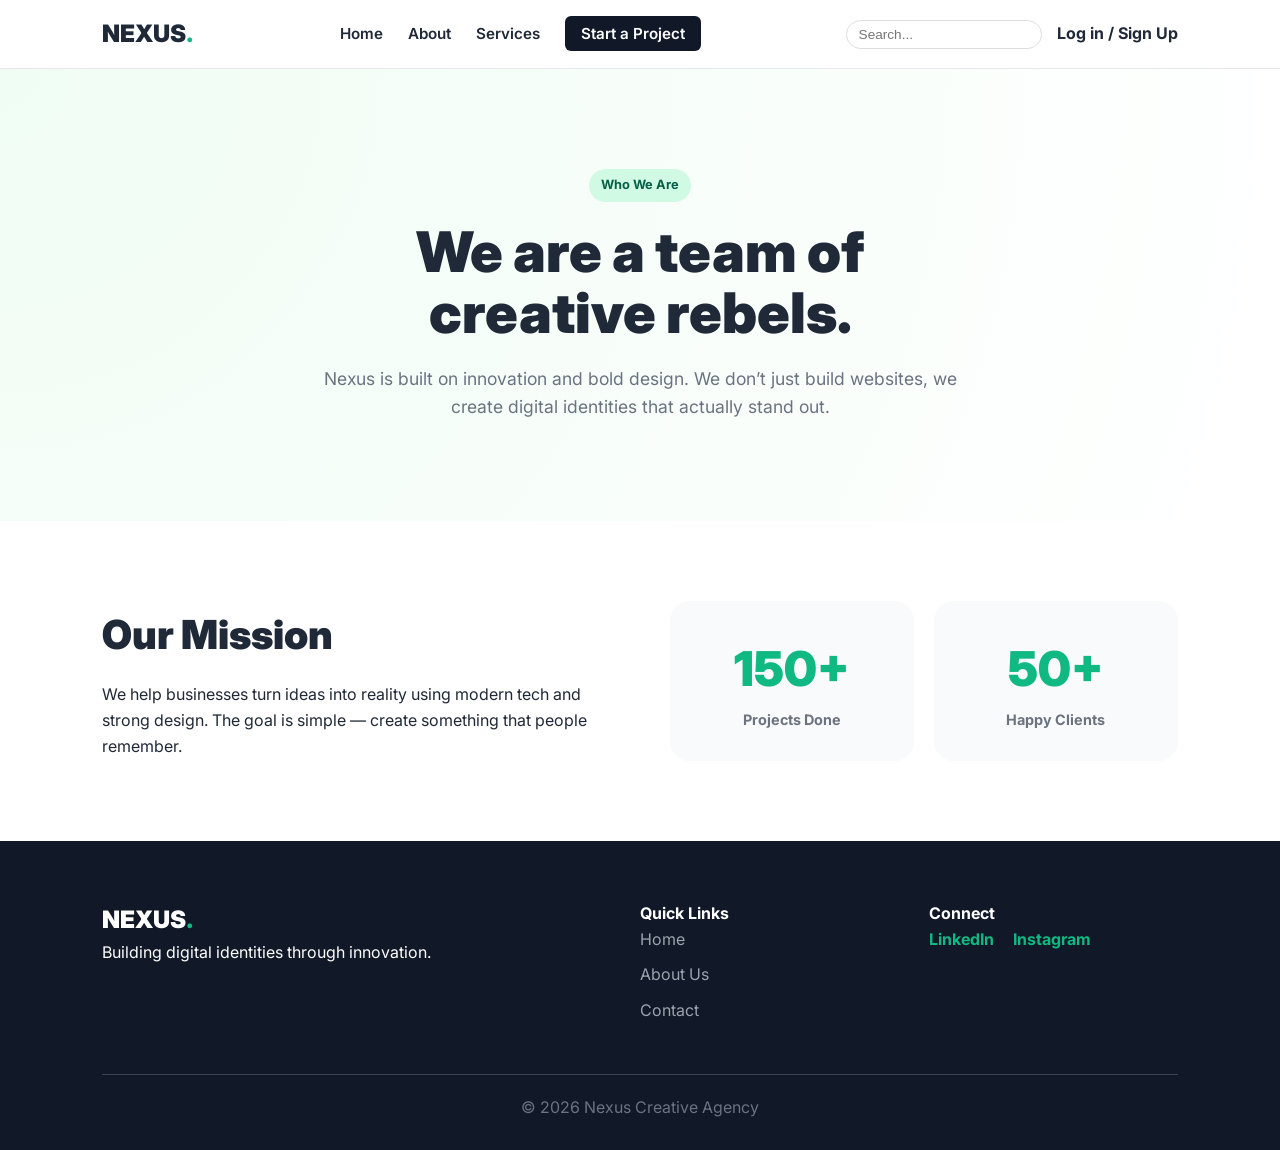
<file: about.html>
<!DOCTYPE html>
<html lang="en">
<head>
    <meta charset="UTF-8">
    <meta name="viewport" content="width=device-width, initial-scale=1.0">
    <title>About Us | Nexus Creative</title>
    <link href="https://fonts.googleapis.com/css2?family=Inter:wght@400;700;900&display=swap" rel="stylesheet">
    <link rel="stylesheet" href="about.css">
</head>
<body>

<nav class="navbar">
    <div class="logo">NEXUS<span>.</span></div>

    <div class="menu-toggle" id="mobile-menu">
        <span class="bar"></span>
        <span class="bar"></span>
        <span class="bar"></span>
    </div>

    <ul class="nav-links">
        <li><a href="index.html">Home</a></li>
        <li><a href="about.html">About</a></li>
        <li><a href="services.html">Services</a></li>
        <li><a href="contact.html" class="btn-cta">Start a Project</a></li>
    </ul>

    <div class="nav-extras">
        <div class="search-box">
            <input type="text" placeholder="Search...">
        </div>
        <div class="auth-btns">
            <a href="#" class="btn-login">Log in / Sign Up</a>
        </div>
    </div>
</nav>

<section class="about-hero">
    <div class="hero-content">
        <span class="badge">Who We Are</span>
        <h1>We are a team of <br> creative rebels.</h1>
        <p>Nexus is built on innovation and bold design. We don’t just build websites, we create digital identities that actually stand out.</p>
    </div>
</section>

<section class="mission-section">
    <div class="mission-grid">
        <div class="mission-text">
            <h2>Our Mission</h2>
            <p>We help businesses turn ideas into reality using modern tech and strong design. The goal is simple — create something that people remember.</p>
        </div>
        <div class="stats-grid">
            <div class="stat-item">
                <h3>150+</h3>
                <p>Projects Done</p>
            </div>
            <div class="stat-item">
                <h3>50+</h3>
                <p>Happy Clients</p>
            </div>
        </div>
    </div>
</section>

<footer class="footer">
    <div class="footer-container">
        <div class="footer-brand">
            <div class="logo">NEXUS<span>.</span></div>
            <p>Building digital identities through innovation.</p>
        </div>
        <div class="footer-links">
            <h4>Quick Links</h4>
            <ul>
               <li><a href="index.html">Home</a></li>
                <li><a href="about.html">About Us</a></li>
                <li><a href="contact.html">Contact</a></li>
            </ul>
        </div>
        <div class="footer-social">
            <h4>Connect</h4>
            <div class="social-icons">
               <a href="www.linkedin.com/in/satyajit--roy">LinkedIn</a>
                    <a href="https://www.instagram.com/satyajitan21.official?igsh=MW0wbmlkemc5ZWl1aA==">Instagram</a>
            </div>
        </div>
    </div>
    <div class="footer-bottom">
        <p>© 2026 Nexus Creative Agency</p>
    </div>
</footer>

<script>
    const menu = document.querySelector('#mobile-menu');
    const navLinks = document.querySelector('.nav-links');

    menu.addEventListener('click', () => {
        navLinks.classList.toggle('active');
        menu.classList.toggle('is-active');
    });
</script>

</body>
</html>
</file>
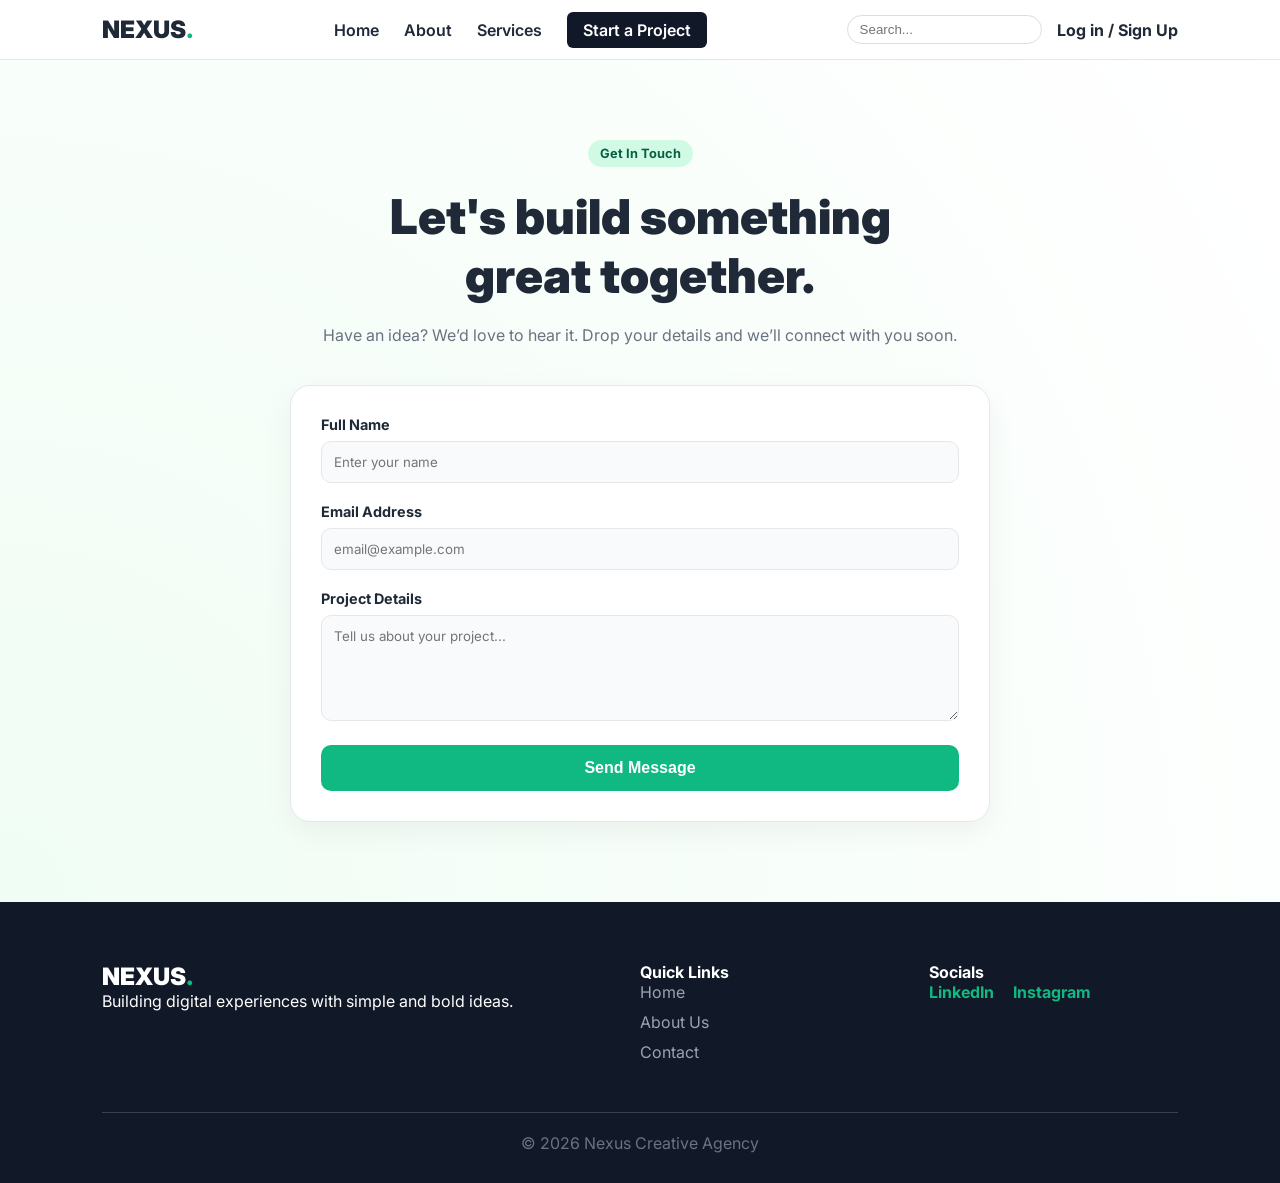
<file: contact.html>
<!DOCTYPE html>
<html lang="en">
<head>
    <meta charset="UTF-8">
    <meta name="viewport" content="width=device-width, initial-scale=1.0">
    <title>Contact Us | Nexus Creative</title>
    <link href="https://fonts.googleapis.com/css2?family=Inter:wght@400;700;900&display=swap" rel="stylesheet">
    <link rel="stylesheet" href="contact.css">
</head>
<body>

<nav class="navbar">
    <div class="logo">NEXUS<span>.</span></div>

    <div class="menu-toggle" id="mobile-menu">
        <span class="bar"></span>
        <span class="bar"></span>
        <span class="bar"></span>
    </div>

    <ul class="nav-links">
       <li><a href="index.html">Home</a></li>
        <li><a href="about.html">About</a></li>
        <li><a href="services.html">Services</a></li>
        <li><a href="contact.html" class="btn-cta">Start a Project</a></li>
    </ul>

    <div class="nav-extras">
        <div class="search-box">
            <input type="text" placeholder="Search...">
        </div>
        <div class="auth-btns">
            <a href="#" class="btn-login">Log in / Sign Up</a>
        </div>
    </div>
</nav>

<section class="contact-section">
    <div class="contact-container">
        <div class="contact-header">
            <span class="badge">Get In Touch</span>
            <h1>Let's build something <br> great together.</h1>
            <p>Have an idea? We’d love to hear it. Drop your details and we’ll connect with you soon.</p>
        </div>

        <form class="contact-form">
            <div class="form-group">
                <label>Full Name</label>
                <input type="text" placeholder="Enter your name" required>
            </div>
            <div class="form-group">
                <label>Email Address</label>
                <input type="email" placeholder="email@example.com" required>
            </div>
            <div class="form-group">
                <label>Project Details</label>
                <textarea rows="5" placeholder="Tell us about your project..." required></textarea>
            </div>
            <button type="submit" class="btn-primary">Send Message</button>
        </form>
    </div>
</section>

<footer class="footer">
    <div class="footer-container">
        <div class="footer-brand">
            <div class="logo">NEXUS<span>.</span></div>
            <p>Building digital experiences with simple and bold ideas.</p>
        </div>
        <div class="footer-links">
            <h4>Quick Links</h4>
            <ul>
                <li><a href="index.html">Home</a></li>
                <li><a href="about.html">About Us</a></li>
                <li><a href="contact.html">Contact</a></li>
            </ul>
        </div>
        <div class="footer-social">
            <h4>Socials</h4>
            <div class="social-icons">
                <a href="www.linkedin.com/in/satyajit--roy">LinkedIn</a>
                    <a href="https://www.instagram.com/satyajitan21.official?igsh=MW0wbmlkemc5ZWl1aA==">Instagram</a>
            </div>
        </div>
    </div>
    <div class="footer-bottom">
        <p>© 2026 Nexus Creative Agency</p>
    </div>
</footer>

<script>
    const menu = document.querySelector('#mobile-menu');
    const navLinks = document.querySelector('.nav-links');

    menu.addEventListener('click', () => {
        navLinks.classList.toggle('active');
        menu.classList.toggle('is-active');
    });

    const form = document.querySelector(".contact-form");
    form.addEventListener("submit", function(e) {
        e.preventDefault();
        alert("Message sent successfully!");
        form.reset();
    });
</script>

</body>
</html>
</file>
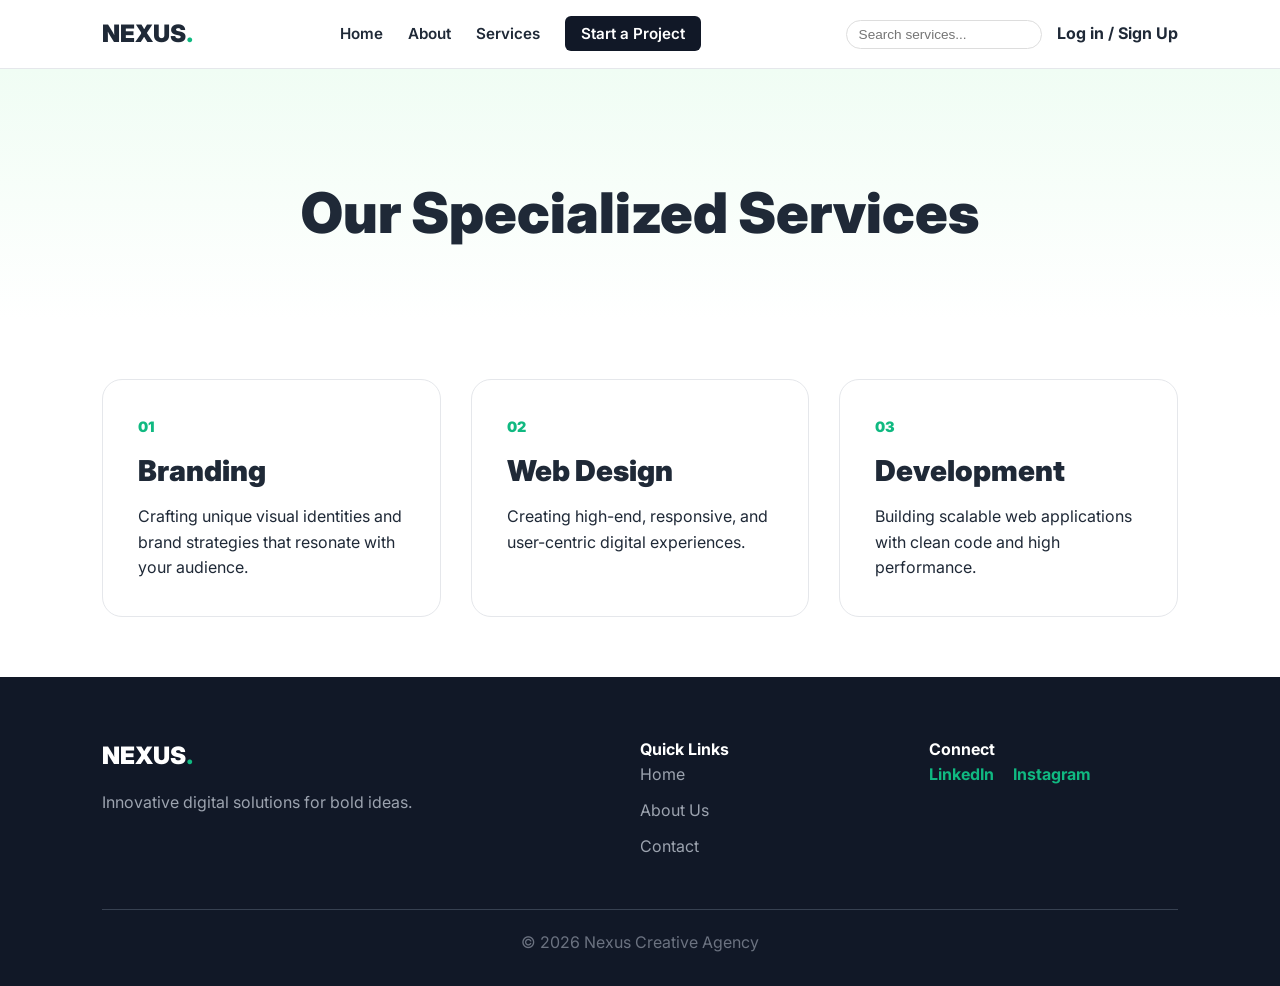
<file: services.html>
<!DOCTYPE html>
<html lang="en">
<head>
    <meta charset="UTF-8">
    <meta name="viewport" content="width=device-width, initial-scale=1.0">
    <title>Services | Nexus Creative</title>
    <link href="https://fonts.googleapis.com/css2?family=Inter:wght@400;700;900&display=swap" rel="stylesheet">
    <link rel="stylesheet" href="services.css">
</head>
<body>

<nav class="navbar">
    <div class="logo">NEXUS<span>.</span></div>

    <div class="menu-toggle" id="mobile-menu">
        <span class="bar"></span>
        <span class="bar"></span>
        <span class="bar"></span>
    </div>

    <ul class="nav-links">
        <li><a href="index.html">Home</a></li>
        <li><a href="about.html">About</a></li>
        <li><a href="services.html">Services</a></li>
        <li><a href="contact.html" class="btn-cta">Start a Project</a></li>
    </ul>

    <div class="nav-extras">
        <div class="search-box">
            <input type="text" placeholder="Search services...">
        </div>
        <div class="auth-btns">
            <a href="#" class="btn-login">Log in / Sign Up</a>
        </div>
    </div>
</nav>

<header class="services-hero">
    <h1>Our Specialized Services</h1>
</header>

<section class="services-grid-container" id="services-list">
    <div class="service-card">
        <span class="service-num">01</span>
        <h2>Branding</h2>
        <p>Crafting unique visual identities and brand strategies that resonate with your audience.</p>
    </div>
    <div class="service-card">
        <span class="service-num">02</span>
        <h2>Web Design</h2>
        <p>Creating high-end, responsive, and user-centric digital experiences.</p>
    </div>
    <div class="service-card">
        <span class="service-num">03</span>
        <h2>Development</h2>
        <p>Building scalable web applications with clean code and high performance.</p>
    </div>
</section>

<footer class="footer">
    <div class="footer-container">
        <div class="footer-brand">
            <div class="logo">NEXUS<span>.</span></div>
            <p>Innovative digital solutions for bold ideas.</p>
        </div>
        <div class="footer-links">
            <h4>Quick Links</h4>
            <ul>
                 <li><a href="index.html">Home</a></li>
                <li><a href="about.html">About Us</a></li>
                <li><a href="contact.html">Contact</a></li>
            </ul>
        </div>
        <div class="footer-social">
            <h4>Connect</h4>
            <div class="social-icons">
               <a href="www.linkedin.com/in/satyajit--roy">LinkedIn</a>
                    <a href="https://www.instagram.com/satyajitan21.official?igsh=MW0wbmlkemc5ZWl1aA==">Instagram</a>
            </div>
        </div>
    </div>
    <div class="footer-bottom">
        <p>© 2026 Nexus Creative Agency</p>
    </div>
</footer>

<script>
    const menu = document.querySelector('#mobile-menu');
    const navLinks = document.querySelector('.nav-links');

    menu.addEventListener('click', () => {
        navLinks.classList.toggle('active');
        menu.classList.toggle('is-active');
    });
</script>

</body>
</html>
</file>
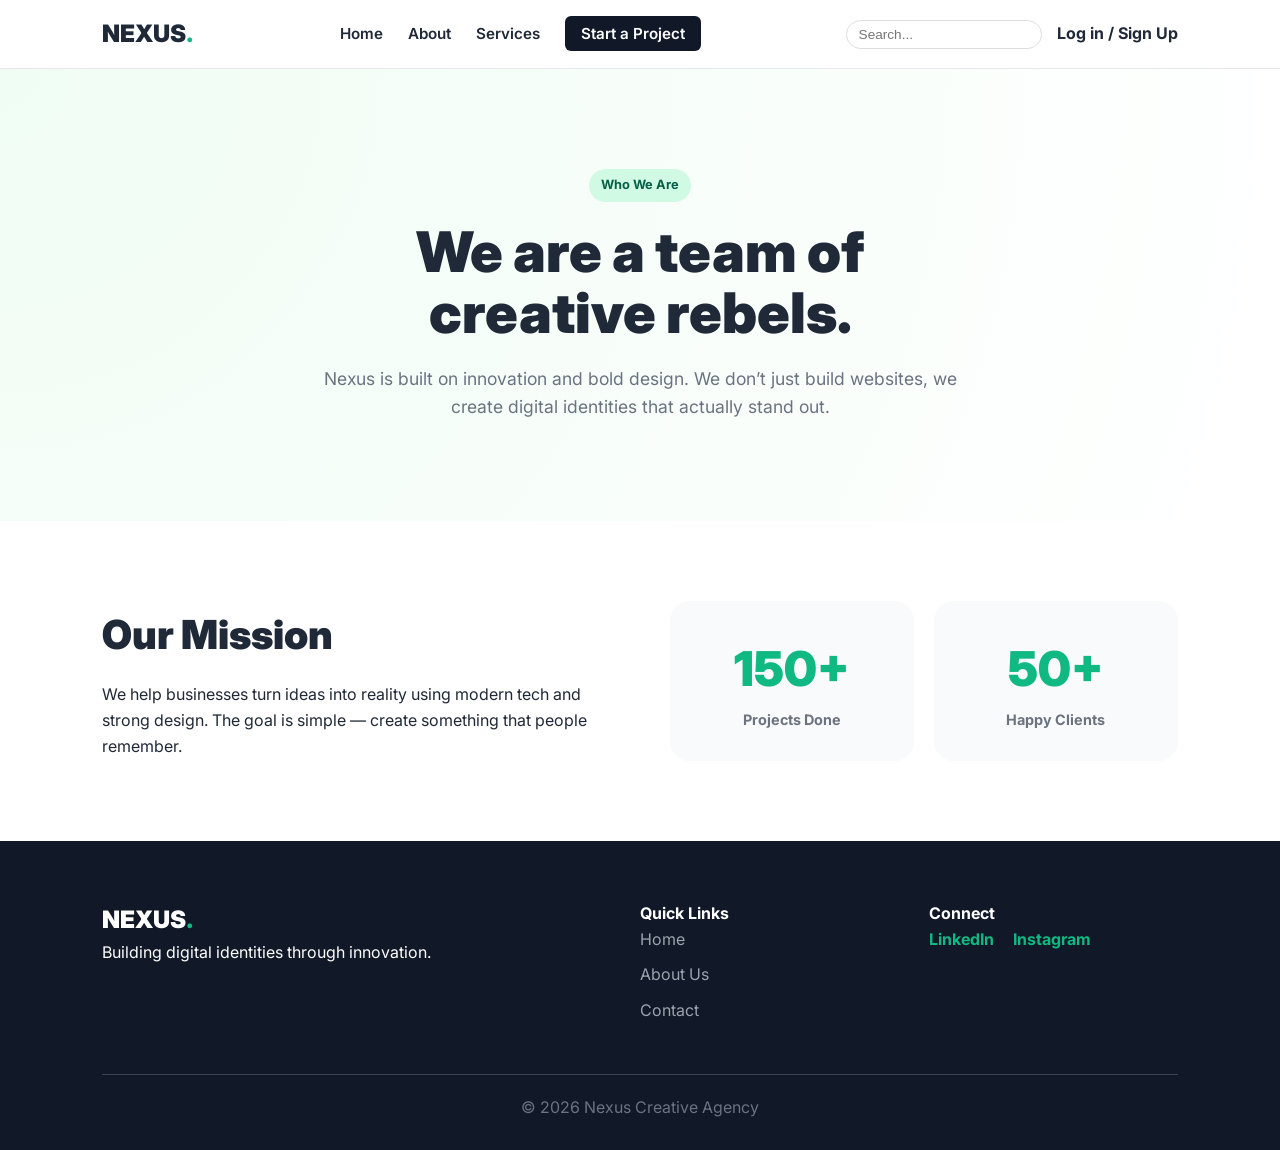
<file: pages/about.html>
<!DOCTYPE html>
<html lang="en">
<head>
    <meta charset="UTF-8">
    <meta name="viewport" content="width=device-width, initial-scale=1.0">
    <title>About Us | Nexus Creative</title>
    <link href="https://fonts.googleapis.com/css2?family=Inter:wght@400;700;900&display=swap" rel="stylesheet">
    <link rel="stylesheet" href="../style/about.css">
</head>
<body>

<nav class="navbar">
    <div class="logo">NEXUS<span>.</span></div>

    <div class="menu-toggle" id="mobile-menu">
        <span class="bar"></span>
        <span class="bar"></span>
        <span class="bar"></span>
    </div>

    <ul class="nav-links">
        <li><a href="../index.html">Home</a></li>
        <li><a href="about.html">About</a></li>
        <li><a href="services.html">Services</a></li>
        <li><a href="contact.html" class="btn-cta">Start a Project</a></li>
    </ul>

    <div class="nav-extras">
        <div class="search-box">
            <input type="text" placeholder="Search...">
        </div>
        <div class="auth-btns">
            <a href="#" class="btn-login">Log in / Sign Up</a>
        </div>
    </div>
</nav>

<section class="about-hero">
    <div class="hero-content">
        <span class="badge">Who We Are</span>
        <h1>We are a team of <br> creative rebels.</h1>
        <p>Nexus is built on innovation and bold design. We don’t just build websites, we create digital identities that actually stand out.</p>
    </div>
</section>

<section class="mission-section">
    <div class="mission-grid">
        <div class="mission-text">
            <h2>Our Mission</h2>
            <p>We help businesses turn ideas into reality using modern tech and strong design. The goal is simple — create something that people remember.</p>
        </div>
        <div class="stats-grid">
            <div class="stat-item">
                <h3>150+</h3>
                <p>Projects Done</p>
            </div>
            <div class="stat-item">
                <h3>50+</h3>
                <p>Happy Clients</p>
            </div>
        </div>
    </div>
</section>

<footer class="footer">
    <div class="footer-container">
        <div class="footer-brand">
            <div class="logo">NEXUS<span>.</span></div>
            <p>Building digital identities through innovation.</p>
        </div>
        <div class="footer-links">
            <h4>Quick Links</h4>
            <ul>
              <li><a href="../index.html">Home</a></li>
                <li><a href="about.html">About Us</a></li>
                <li><a href="contact.html">Contact</a></li>
            </ul>
        </div>
        <div class="footer-social">
            <h4>Connect</h4>
            <div class="social-icons">
               <a href="https://www.linkedin.com/in/satyajit--roy">LinkedIn</a>
                <a href="https://www.instagram.com/satyajitan21.official?igsh=MW0wbmlkemc5ZWl1aA==">Instagram</a>
            </div>
        </div>
    </div>
    <div class="footer-bottom">
        <p>© 2026 Nexus Creative Agency</p>
    </div>
</footer>

<script>
    const menu = document.querySelector('#mobile-menu');
    const navLinks = document.querySelector('.nav-links');

    menu.addEventListener('click', () => {
        navLinks.classList.toggle('active');
        menu.classList.toggle('is-active');
    });
</script>

</body>
</html>
</file>
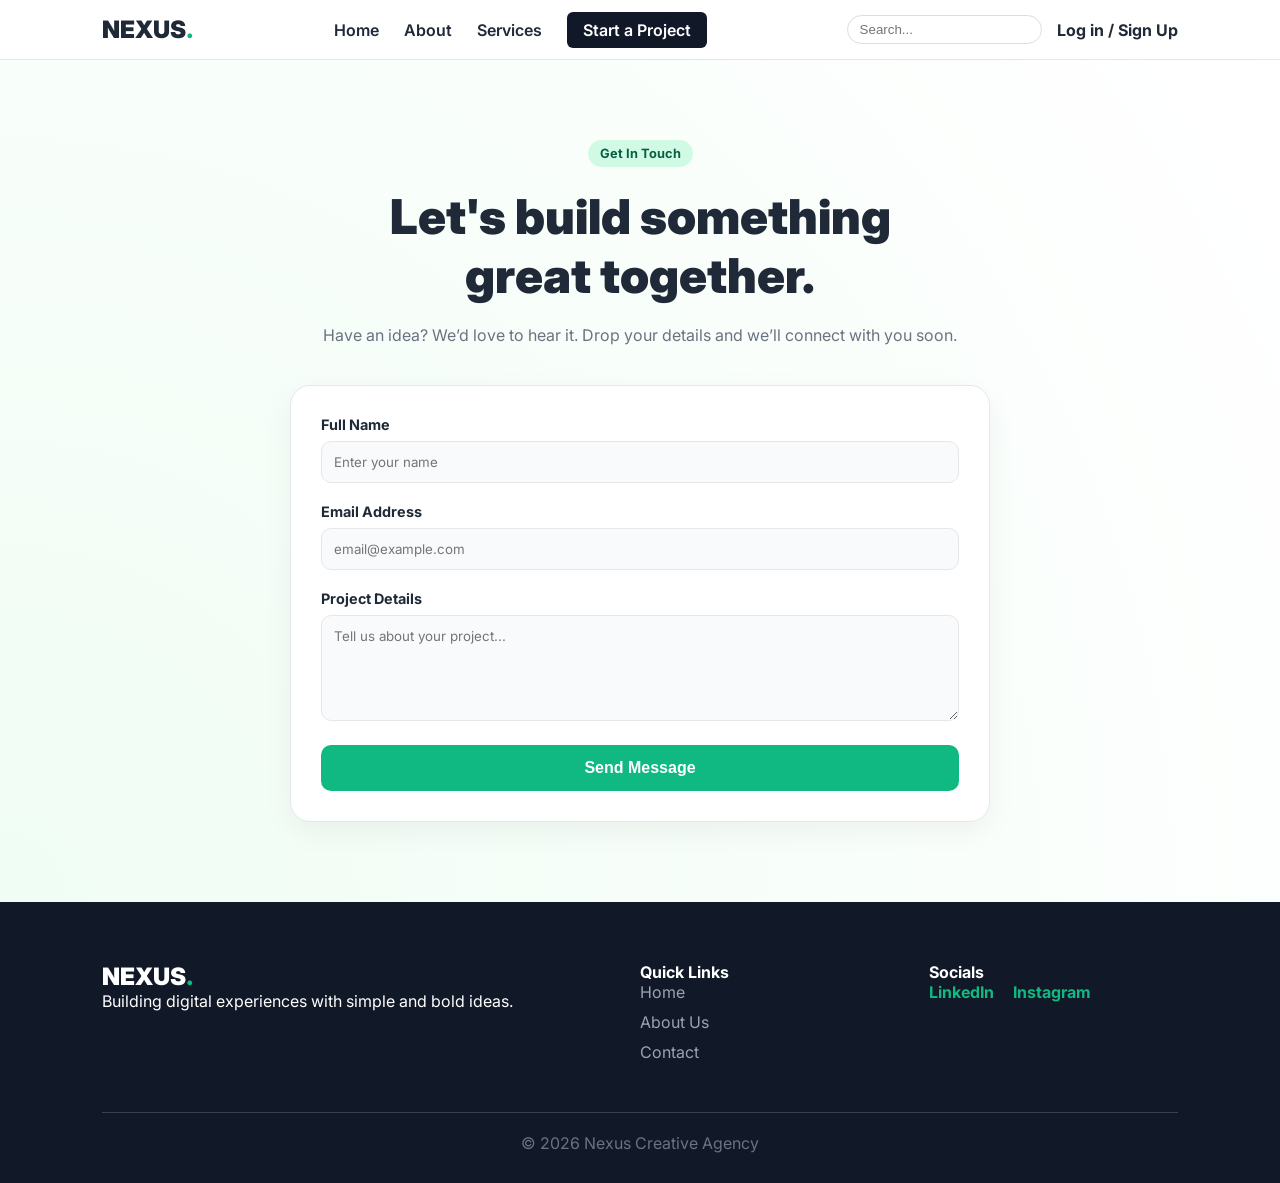
<file: pages/contact.html>
<!DOCTYPE html>
<html lang="en">
<head>
    <meta charset="UTF-8">
    <meta name="viewport" content="width=device-width, initial-scale=1.0">
    <title>Contact Us | Nexus Creative</title>
    <link href="https://fonts.googleapis.com/css2?family=Inter:wght@400;700;900&display=swap" rel="stylesheet">
    <link rel="stylesheet" href="../style/contact.css">
</head>
<body>

<nav class="navbar">
    <div class="logo">NEXUS<span>.</span></div>

    <div class="menu-toggle" id="mobile-menu">
        <span class="bar"></span>
        <span class="bar"></span>
        <span class="bar"></span>
    </div>

    <ul class="nav-links">
       <li><a href="../index.html">Home</a></li>
       <li><a href="about.html">About</a></li>
       <li><a href="services.html">Services</a></li>
       <li><a href="contact.html" class="btn-cta">Start a Project</a></li>
    </ul>

    <div class="nav-extras">
        <div class="search-box">
            <input type="text" placeholder="Search...">
        </div>
        <div class="auth-btns">
            <a href="#" class="btn-login">Log in / Sign Up</a>
        </div>
    </div>
</nav>

<section class="contact-section">
    <div class="contact-container">
        <div class="contact-header">
            <span class="badge">Get In Touch</span>
            <h1>Let's build something <br> great together.</h1>
            <p>Have an idea? We’d love to hear it. Drop your details and we’ll connect with you soon.</p>
        </div>

        <form class="contact-form">
            <div class="form-group">
                <label>Full Name</label>
                <input type="text" placeholder="Enter your name" required>
            </div>
            <div class="form-group">
                <label>Email Address</label>
                <input type="email" placeholder="email@example.com" required>
            </div>
            <div class="form-group">
                <label>Project Details</label>
                <textarea rows="5" placeholder="Tell us about your project..." required></textarea>
            </div>
            <button type="submit" class="btn-primary">Send Message</button>
        </form>
    </div>
</section>

<footer class="footer">
    <div class="footer-container">
        <div class="footer-brand">
            <div class="logo">NEXUS<span>.</span></div>
            <p>Building digital experiences with simple and bold ideas.</p>
        </div>
        <div class="footer-links">
            <h4>Quick Links</h4>
            <ul>
                <li><a href="../index.html">Home</a></li>
                <li><a href="about.html">About Us</a></li>
                <li><a href="contact.html">Contact</a></li>
            </ul>
        </div>
        <div class="footer-social">
            <h4>Socials</h4>
            <div class="social-icons">
                <a href="https://www.linkedin.com/in/satyajit--roy">LinkedIn</a>
                <a href="https://www.instagram.com/satyajitan21.official?igsh=MW0wbmlkemc5ZWl1aA==">Instagram</a>
            </div>
        </div>
    </div>
    <div class="footer-bottom">
        <p>© 2026 Nexus Creative Agency</p>
    </div>
</footer>

<script>
    const menu = document.querySelector('#mobile-menu');
    const navLinks = document.querySelector('.nav-links');

    menu.addEventListener('click', () => {
        navLinks.classList.toggle('active');
        menu.classList.toggle('is-active');
    });

    const form = document.querySelector(".contact-form");
    form.addEventListener("submit", function(e) {
        e.preventDefault();
        alert("Message sent successfully!");
        form.reset();
    });
</script>

</body>
</html>
</file>
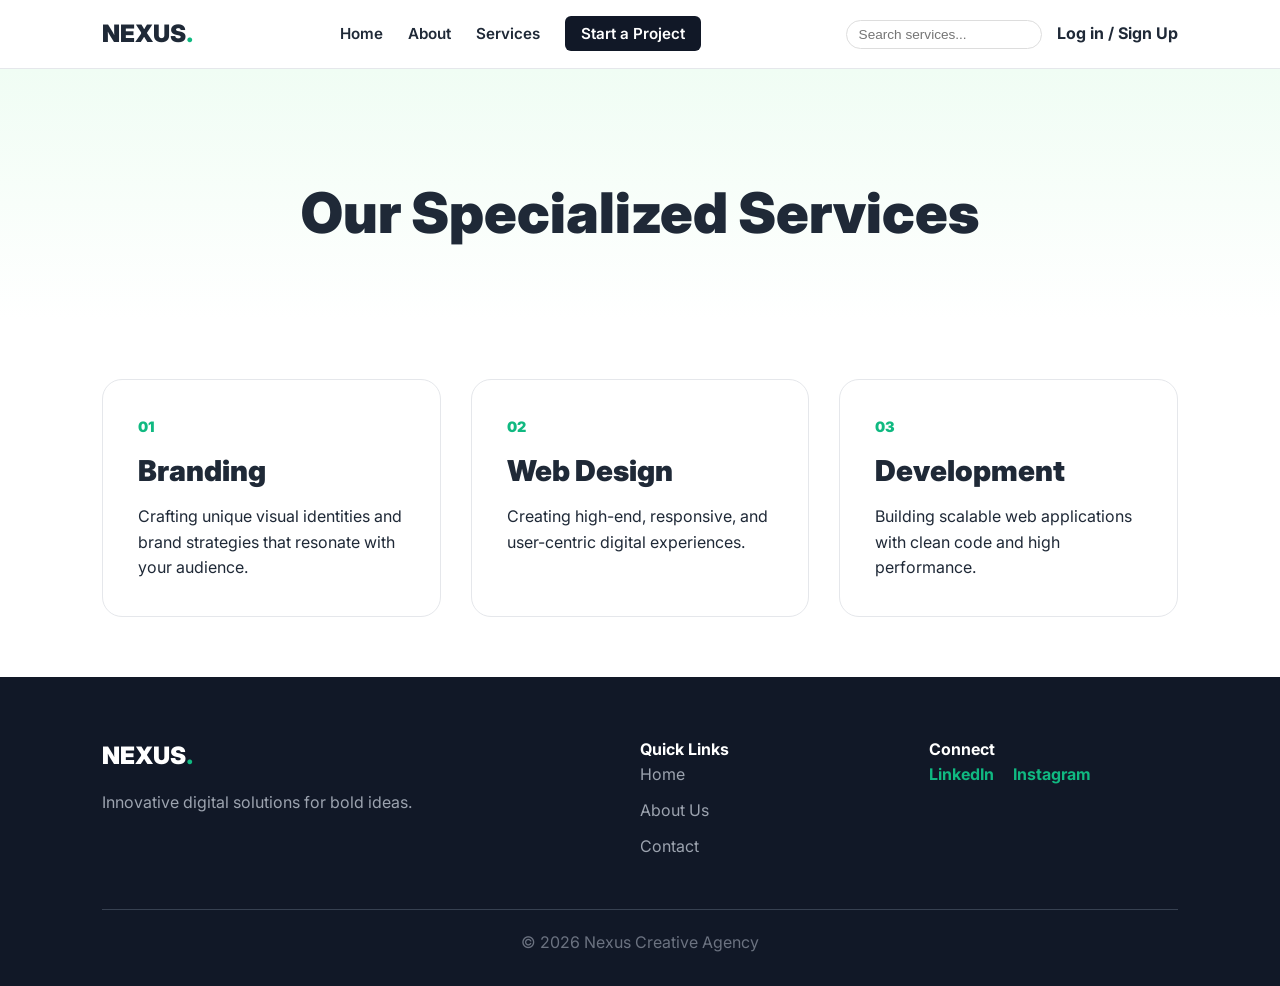
<file: pages/services.html>
<!DOCTYPE html>
<html lang="en">
<head>
    <meta charset="UTF-8">
    <meta name="viewport" content="width=device-width, initial-scale=1.0">
    <title>Services | Nexus Creative</title>
    <link href="https://fonts.googleapis.com/css2?family=Inter:wght@400;700;900&display=swap" rel="stylesheet">
    <link rel="stylesheet" href="../style/services.css">
</head>
<body>

<nav class="navbar">
    <div class="logo">NEXUS<span>.</span></div>

    <div class="menu-toggle" id="mobile-menu">
        <span class="bar"></span>
        <span class="bar"></span>
        <span class="bar"></span>
    </div>

    <ul class="nav-links">
        <li><a href="../index.html">Home</a></li>
        <li><a href="about.html">About</a></li>
        <li><a href="services.html">Services</a></li>
        <li><a href="contact.html" class="btn-cta">Start a Project</a></li>
    </ul>

    <div class="nav-extras">
        <div class="search-box">
            <input type="text" placeholder="Search services...">
        </div>
        <div class="auth-btns">
            <a href="#" class="btn-login">Log in / Sign Up</a>
        </div>
    </div>
</nav>

<header class="services-hero">
    <h1>Our Specialized Services</h1>
</header>

<section class="services-grid-container" id="services-list">
    <div class="service-card">
        <span class="service-num">01</span>
        <h2>Branding</h2>
        <p>Crafting unique visual identities and brand strategies that resonate with your audience.</p>
    </div>
    <div class="service-card">
        <span class="service-num">02</span>
        <h2>Web Design</h2>
        <p>Creating high-end, responsive, and user-centric digital experiences.</p>
    </div>
    <div class="service-card">
        <span class="service-num">03</span>
        <h2>Development</h2>
        <p>Building scalable web applications with clean code and high performance.</p>
    </div>
</section>

<footer class="footer">
    <div class="footer-container">
        <div class="footer-brand">
            <div class="logo">NEXUS<span>.</span></div>
            <p>Innovative digital solutions for bold ideas.</p>
        </div>
        <div class="footer-links">
            <h4>Quick Links</h4>
            <ul>
                 <li><a href="../index.html">Home</a></li>
                <li><a href="about.html">About Us</a></li>
                <li><a href="contact.html">Contact</a></li>
            </ul>
        </div>
        <div class="footer-social">
            <h4>Connect</h4>
            <div class="social-icons">
               <a href="https://www.linkedin.com/in/satyajit--roy">LinkedIn</a>
               <a href="https://www.instagram.com/satyajitan21.official?igsh=MW0wbmlkemc5ZWl1aA==">Instagram</a>
            </div>
        </div>
    </div>
    <div class="footer-bottom">
        <p>© 2026 Nexus Creative Agency</p>
    </div>
</footer>

<script>
    const menu = document.querySelector('#mobile-menu');
    const navLinks = document.querySelector('.nav-links');

    menu.addEventListener('click', () => {
        navLinks.classList.toggle('active');
        menu.classList.toggle('is-active');
    });
</script>

</body>
</html>
</file>
<file: about.css>
:root {
    --primary: #10b981;
    --dark: #111827;
    --light: #f9fafb;
    --text: #1f2937;
    --border: #e5e7eb;
}

* {
    margin: 0;
    padding: 0;
    box-sizing: border-box;
}

body {
    font-family: 'Inter', sans-serif;
    background: #fff;
    color: var(--text);
    line-height: 1.6;
    overflow-x: hidden;
}

.navbar {
    display: flex;
    justify-content: space-between;
    align-items: center;
    padding: 15px 8%;
    position: sticky;
    top: 0;
    background: rgba(255,255,255,0.95);
    backdrop-filter: blur(10px);
    z-index: 1000;
    border-bottom: 1px solid var(--border);
}

.logo {
    font-size: 1.5rem;
    font-weight: 900;
}

.logo span {
    color: var(--primary);
}

.nav-links {
    display: flex;
    list-style: none;
    gap: 25px;
    align-items: center;
}

.nav-links a {
    text-decoration: none;
    color: var(--text);
    font-weight: 600;
    font-size: 0.95rem;
    transition: 0.3s;
}

.nav-links a:hover {
    color: var(--primary);
}

.btn-cta {
    background: var(--dark);
    color: #fff !important;
    padding: 8px 16px;
    border-radius: 6px;
    font-weight: 700;
}

.nav-extras {
    display: flex;
    align-items: center;
    gap: 15px;
}

.search-box input {
    padding: 6px 12px;
    border-radius: 30px;
    border: 1px solid #ddd;
    outline: none;
    font-size: 0.85rem;
}

.btn-login {
    text-decoration: none;
    color: var(--text);
    font-weight: 700;
}

.menu-toggle {
    display: none;
    flex-direction: column;
    cursor: pointer;
    gap: 5px;
}

.bar {
    width: 25px;
    height: 3px;
    background-color: var(--dark);
    transition: 0.3s;
}

.about-hero {
    padding: 100px 8%;
    text-align: center;
    background: radial-gradient(circle at top left, #f0fdf4, #fff);
}

.badge {
    display: inline-block;
    background: #d1fae5;
    color: #065f46;
    padding: 6px 12px;
    border-radius: 20px;
    font-size: 0.8rem;
    font-weight: 700;
}

.about-hero h1 {
    font-size: clamp(2.5rem, 8vw, 3.5rem);
    font-weight: 900;
    margin: 20px 0;
    line-height: 1.1;
}

.about-hero p {
    max-width: 650px;
    margin: auto;
    color: #6b7280;
    font-size: 1.1rem;
}

.mission-section {
    padding: 80px 8%;
}

.mission-grid {
    display: grid;
    gap: 60px;
    grid-template-columns: repeat(auto-fit, minmax(280px,1fr));
    align-items: center;
}

.mission-text h2 {
    font-size: 2.5rem;
    font-weight: 900;
    margin-bottom: 15px;
}

.stats-grid {
    display: grid;
    grid-template-columns: 1fr 1fr;
    gap: 20px;
}

.stat-item {
    background: var(--light);
    padding: 30px;
    border-radius: 20px;
    text-align: center;
    transition: 0.3s;
}

.stat-item:hover {
    transform: translateY(-5px);
    background: #fff;
    box-shadow: 0 10px 20px rgba(0,0,0,0.05);
}

.stat-item h3 {
    font-size: 3rem;
    color: var(--primary);
    font-weight: 900;
}

.stat-item p {
    font-size: 0.9rem;
    font-weight: 700;
    color: #6b7280;
}

.footer {
    background: var(--dark);
    color: #fff;
    padding: 60px 8% 30px;
}

.footer-container {
    display: grid;
    grid-template-columns: 2fr 1fr 1fr;
    gap: 40px;
}

.footer-links ul {
    list-style: none;
}

.footer-links a {
    color: #9ca3af;
    text-decoration: none;
    display: block;
    margin-bottom: 10px;
}

.footer-links a:hover {
    color: var(--primary);
}

.social-icons a {
    color: var(--primary);
    margin-right: 15px;
    text-decoration: none;
    font-weight: 700;
}

.footer-bottom {
    margin-top: 40px;
    text-align: center;
    color: #6b7280;
    border-top: 1px solid #374151;
    padding-top: 20px;
}

@media (max-width: 900px) {
    .menu-toggle {
        display: flex;
    }

    .nav-links {
        display: none;
        flex-direction: column;
        position: absolute;
        top: 100%;
        left: 0;
        width: 100%;
        background: #fff;
        padding: 20px;
        box-shadow: 0 10px 15px rgba(0,0,0,0.1);
        text-align: center;
        gap: 15px;
    }

    .nav-links.active {
        display: flex;
    }

    .nav-extras {
        display: none;
    }

    .footer-container {
        grid-template-columns: 1fr;
    }

    .stats-grid {
        grid-template-columns: 1fr;
    }
}
</file>
<file: contact.css>
:root {
    --primary: #10b981;
    --dark: #111827;
    --light: #f9fafb;
    --text: #1f2937;
    --border: #e5e7eb;
}

* {
    margin: 0;
    padding: 0;
    box-sizing: border-box;
}

body {
    font-family: 'Inter', sans-serif;
    background: #fff;
    color: var(--text);
    overflow-x: hidden;
}

.navbar {
    display: flex;
    justify-content: space-between;
    align-items: center;
    padding: 15px 8%;
    position: sticky;
    top: 0;
    background: rgba(255,255,255,0.95);
    backdrop-filter: blur(10px);
    z-index: 1000;
    border-bottom: 1px solid var(--border);
}

.logo {
    font-size: 1.5rem;
    font-weight: 900;
}

.logo span {
    color: var(--primary);
}

.nav-links {
    display: flex;
    list-style: none;
    gap: 25px;
    align-items: center;
}

.nav-links a {
    text-decoration: none;
    color: var(--text);
    font-weight: 600;
    transition: 0.3s;
}

.nav-links a:hover {
    color: var(--primary);
}

.btn-cta {
    background: var(--dark);
    color: #fff !important;
    padding: 8px 16px;
    border-radius: 6px;
    font-weight: 700;
}

.nav-extras {
    display: flex;
    align-items: center;
    gap: 15px;
}

.search-box input {
    padding: 6px 12px;
    border-radius: 30px;
    border: 1px solid #ddd;
    outline: none;
}

.btn-login {
    text-decoration: none;
    color: var(--text);
    font-weight: 700;
}

.menu-toggle {
    display: none;
    flex-direction: column;
    cursor: pointer;
    gap: 5px;
}

.bar {
    width: 25px;
    height: 3px;
    background-color: var(--dark);
    transition: 0.3s;
}

.contact-section {
    padding: 80px 8%;
    background: radial-gradient(circle at bottom left, #f0fdf4, #fff);
}

.contact-container {
    max-width: 700px;
    margin: auto;
}

.contact-header {
    text-align: center;
    margin-bottom: 40px;
}

.badge {
    display: inline-block;
    background: #d1fae5;
    color: #065f46;
    padding: 6px 12px;
    border-radius: 20px;
    font-size: 0.8rem;
    font-weight: 700;
}

.contact-header h1 {
    font-size: clamp(2rem, 5vw, 3rem);
    font-weight: 900;
    margin: 20px 0;
}

.contact-header p {
    color: #6b7280;
}

.contact-form {
    background: #fff;
    padding: 30px;
    border-radius: 20px;
    border: 1px solid var(--border);
    box-shadow: 0 10px 30px rgba(0,0,0,0.05);
}

.form-group {
    margin-bottom: 20px;
}

.form-group label {
    display: block;
    font-weight: 700;
    font-size: 0.9rem;
    margin-bottom: 8px;
}

.form-group input,
.form-group textarea {
    width: 100%;
    padding: 12px;
    border: 1px solid var(--border);
    border-radius: 10px;
    background: var(--light);
    font-family: inherit;
    transition: 0.3s;
}

.form-group input:focus,
.form-group textarea:focus {
    outline: none;
    border-color: var(--primary);
    background: #fff;
    box-shadow: 0 0 0 4px rgba(16, 185, 129, 0.1);
}

.btn-primary {
    width: 100%;
    padding: 14px;
    background: var(--primary);
    color: #fff;
    border: none;
    border-radius: 10px;
    font-weight: 700;
    font-size: 1rem;
    cursor: pointer;
    transition: 0.3s;
}

.btn-primary:hover {
    background: #059669;
    transform: translateY(-2px);
}

.footer {
    background: var(--dark);
    color: #fff;
    padding: 60px 8% 30px;
}

.footer-container {
    display: grid;
    grid-template-columns: 2fr 1fr 1fr;
    gap: 40px;
}

.footer-links ul {
    list-style: none;
}

.footer-links a {
    color: #9ca3af;
    text-decoration: none;
    display: block;
    margin-bottom: 10px;
}

.footer-links a:hover {
    color: var(--primary);
}

.social-icons a {
    color: var(--primary);
    margin-right: 15px;
    text-decoration: none;
    font-weight: 700;
}

.footer-bottom {
    margin-top: 40px;
    text-align: center;
    color: #6b7280;
    border-top: 1px solid #374151;
    padding-top: 20px;
}

@media (max-width: 900px) {
    .menu-toggle {
        display: flex;
    }

    .nav-links {
        display: none;
        flex-direction: column;
        position: absolute;
        top: 100%;
        left: 0;
        width: 100%;
        background: #fff;
        padding: 20px;
        box-shadow: 0 10px 15px rgba(0,0,0,0.1);
        text-align: center;
    }

    .nav-links.active {
        display: flex;
    }

    .nav-extras {
        display: none;
    }

    .footer-container {
        grid-template-columns: 1fr;
    }
}
</file>
<file: services.css>
:root {
    --primary: #10b981;
    --dark: #111827;
    --light: #f9fafb;
    --text: #1f2937;
    --border: #e5e7eb;
}

* {
    margin: 0;
    padding: 0;
    box-sizing: border-box;
}

body {
    font-family: 'Inter', sans-serif;
    background: #fff;
    color: var(--text);
    line-height: 1.6;
    overflow-x: hidden;
}

.navbar {
    display: flex;
    justify-content: space-between;
    align-items: center;
    padding: 15px 8%;
    position: sticky;
    top: 0;
    background: rgba(255,255,255,0.95);
    backdrop-filter: blur(10px);
    z-index: 1000;
    border-bottom: 1px solid var(--border);
}

.logo {
    font-size: 1.5rem;
    font-weight: 900;
}

.logo span {
    color: var(--primary);
}

.nav-links {
    display: flex;
    list-style: none;
    gap: 25px;
    align-items: center;
}

.nav-links a {
    text-decoration: none;
    color: var(--text);
    font-weight: 600;
    font-size: 0.95rem;
    transition: 0.3s;
}

.nav-links a:hover {
    color: var(--primary);
}

.btn-cta {
    background: var(--dark);
    color: #fff !important;
    padding: 8px 16px;
    border-radius: 6px;
    font-weight: 700;
}

.nav-extras {
    display: flex;
    align-items: center;
    gap: 15px;
}

.search-box input {
    padding: 6px 12px;
    border-radius: 30px;
    border: 1px solid #ddd;
    outline: none;
    font-size: 0.85rem;
}

.btn-login {
    text-decoration: none;
    color: var(--text);
    font-weight: 700;
}

.menu-toggle {
    display: none;
    flex-direction: column;
    cursor: pointer;
    gap: 5px;
}

.bar {
    width: 25px;
    height: 3px;
    background-color: var(--dark);
    transition: 0.3s;
}

.services-hero {
    padding: 100px 8% 60px;
    text-align: center;
    background: linear-gradient(to bottom, #f0fdf4, #fff);
}

.services-hero h1 {
    font-size: clamp(2.2rem, 8vw, 3.5rem);
    font-weight: 900;
}

.services-grid-container {
    padding: 60px 8%;
    display: grid;
    grid-template-columns: repeat(auto-fit, minmax(300px, 1fr));
    gap: 30px;
}

.service-card {
    background: #fff;
    padding: 35px;
    border-radius: 20px;
    border: 1px solid var(--border);
    transition: 0.4s;
}

.service-card:hover {
    transform: translateY(-10px);
    border-color: var(--primary);
    box-shadow: 0 10px 30px rgba(0,0,0,0.05);
}

.service-num {
    font-size: 0.9rem;
    font-weight: 900;
    color: var(--primary);
    margin-bottom: 10px;
    display: block;
}

.service-card h2 {
    font-size: 1.8rem;
    font-weight: 900;
    margin-bottom: 10px;
}

.footer {
    background: var(--dark);
    color: #fff;
    padding: 60px 8% 30px;
}

.footer-container {
    display: grid;
    grid-template-columns: 2fr 1fr 1fr;
    gap: 40px;
}

.footer-brand p {
    color: #9ca3af;
    margin-top: 15px;
}

.footer-links ul {
    list-style: none;
}

.footer-links a {
    color: #9ca3af;
    text-decoration: none;
    display: block;
    margin-bottom: 10px;
}

.footer-links a:hover {
    color: var(--primary);
}

.social-icons a {
    color: var(--primary);
    margin-right: 15px;
    text-decoration: none;
    font-weight: 700;
}

.footer-bottom {
    margin-top: 40px;
    text-align: center;
    color: #6b7280;
    border-top: 1px solid #374151;
    padding-top: 20px;
}

@media (max-width: 900px) {
    .menu-toggle {
        display: flex;
    }

    .nav-links {
        display: none;
        flex-direction: column;
        position: absolute;
        top: 100%;
        left: 0;
        width: 100%;
        background: #fff;
        padding: 20px;
        box-shadow: 0 10px 15px rgba(0,0,0,0.1);
        text-align: center;
        gap: 15px;
    }

    .nav-links.active {
        display: flex;
    }

    .nav-extras {
        display: none;
    }

    .footer-container {
        grid-template-columns: 1fr;
    }
}
</file>
<file: style/about.css>
:root {
    --primary: #10b981;
    --dark: #111827;
    --light: #f9fafb;
    --text: #1f2937;
    --border: #e5e7eb;
}

* {
    margin: 0;
    padding: 0;
    box-sizing: border-box;
}

body {
    font-family: 'Inter', sans-serif;
    background: #fff;
    color: var(--text);
    line-height: 1.6;
    overflow-x: hidden;
}

.navbar {
    display: flex;
    justify-content: space-between;
    align-items: center;
    padding: 15px 8%;
    position: sticky;
    top: 0;
    background: rgba(255,255,255,0.95);
    backdrop-filter: blur(10px);
    z-index: 1000;
    border-bottom: 1px solid var(--border);
}

.logo {
    font-size: 1.5rem;
    font-weight: 900;
}

.logo span {
    color: var(--primary);
}

.nav-links {
    display: flex;
    list-style: none;
    gap: 25px;
    align-items: center;
}

.nav-links a {
    text-decoration: none;
    color: var(--text);
    font-weight: 600;
    font-size: 0.95rem;
    transition: 0.3s;
}

.nav-links a:hover {
    color: var(--primary);
}

.btn-cta {
    background: var(--dark);
    color: #fff !important;
    padding: 8px 16px;
    border-radius: 6px;
    font-weight: 700;
}

.nav-extras {
    display: flex;
    align-items: center;
    gap: 15px;
}

.search-box input {
    padding: 6px 12px;
    border-radius: 30px;
    border: 1px solid #ddd;
    outline: none;
    font-size: 0.85rem;
}

.btn-login {
    text-decoration: none;
    color: var(--text);
    font-weight: 700;
}

.menu-toggle {
    display: none;
    flex-direction: column;
    cursor: pointer;
    gap: 5px;
}

.bar {
    width: 25px;
    height: 3px;
    background-color: var(--dark);
    transition: 0.3s;
}

.about-hero {
    padding: 100px 8%;
    text-align: center;
    background: radial-gradient(circle at top left, #f0fdf4, #fff);
}

.badge {
    display: inline-block;
    background: #d1fae5;
    color: #065f46;
    padding: 6px 12px;
    border-radius: 20px;
    font-size: 0.8rem;
    font-weight: 700;
}

.about-hero h1 {
    font-size: clamp(2.5rem, 8vw, 3.5rem);
    font-weight: 900;
    margin: 20px 0;
    line-height: 1.1;
}

.about-hero p {
    max-width: 650px;
    margin: auto;
    color: #6b7280;
    font-size: 1.1rem;
}

.mission-section {
    padding: 80px 8%;
}

.mission-grid {
    display: grid;
    gap: 60px;
    grid-template-columns: repeat(auto-fit, minmax(280px,1fr));
    align-items: center;
}

.mission-text h2 {
    font-size: 2.5rem;
    font-weight: 900;
    margin-bottom: 15px;
}

.stats-grid {
    display: grid;
    grid-template-columns: 1fr 1fr;
    gap: 20px;
}

.stat-item {
    background: var(--light);
    padding: 30px;
    border-radius: 20px;
    text-align: center;
    transition: 0.3s;
}

.stat-item:hover {
    transform: translateY(-5px);
    background: #fff;
    box-shadow: 0 10px 20px rgba(0,0,0,0.05);
}

.stat-item h3 {
    font-size: 3rem;
    color: var(--primary);
    font-weight: 900;
}

.stat-item p {
    font-size: 0.9rem;
    font-weight: 700;
    color: #6b7280;
}

.footer {
    background: var(--dark);
    color: #fff;
    padding: 60px 8% 30px;
}

.footer-container {
    display: grid;
    grid-template-columns: 2fr 1fr 1fr;
    gap: 40px;
}

.footer-links ul {
    list-style: none;
}

.footer-links a {
    color: #9ca3af;
    text-decoration: none;
    display: block;
    margin-bottom: 10px;
}

.footer-links a:hover {
    color: var(--primary);
}

.social-icons a {
    color: var(--primary);
    margin-right: 15px;
    text-decoration: none;
    font-weight: 700;
}

.footer-bottom {
    margin-top: 40px;
    text-align: center;
    color: #6b7280;
    border-top: 1px solid #374151;
    padding-top: 20px;
}

@media (max-width: 900px) {
    .menu-toggle {
        display: flex;
    }

    .nav-links {
        display: none;
        flex-direction: column;
        position: absolute;
        top: 100%;
        left: 0;
        width: 100%;
        background: #fff;
        padding: 20px;
        box-shadow: 0 10px 15px rgba(0,0,0,0.1);
        text-align: center;
        gap: 15px;
    }

    .nav-links.active {
        display: flex;
    }

    .nav-extras {
        display: none;
    }

    .footer-container {
        grid-template-columns: 1fr;
    }

    .stats-grid {
        grid-template-columns: 1fr;
    }
}
</file>
<file: style/contact.css>
:root {
    --primary: #10b981;
    --dark: #111827;
    --light: #f9fafb;
    --text: #1f2937;
    --border: #e5e7eb;
}

* {
    margin: 0;
    padding: 0;
    box-sizing: border-box;
}

body {
    font-family: 'Inter', sans-serif;
    background: #fff;
    color: var(--text);
    overflow-x: hidden;
}

.navbar {
    display: flex;
    justify-content: space-between;
    align-items: center;
    padding: 15px 8%;
    position: sticky;
    top: 0;
    background: rgba(255,255,255,0.95);
    backdrop-filter: blur(10px);
    z-index: 1000;
    border-bottom: 1px solid var(--border);
}

.logo {
    font-size: 1.5rem;
    font-weight: 900;
}

.logo span {
    color: var(--primary);
}

.nav-links {
    display: flex;
    list-style: none;
    gap: 25px;
    align-items: center;
}

.nav-links a {
    text-decoration: none;
    color: var(--text);
    font-weight: 600;
    transition: 0.3s;
}

.nav-links a:hover {
    color: var(--primary);
}

.btn-cta {
    background: var(--dark);
    color: #fff !important;
    padding: 8px 16px;
    border-radius: 6px;
    font-weight: 700;
}

.nav-extras {
    display: flex;
    align-items: center;
    gap: 15px;
}

.search-box input {
    padding: 6px 12px;
    border-radius: 30px;
    border: 1px solid #ddd;
    outline: none;
}

.btn-login {
    text-decoration: none;
    color: var(--text);
    font-weight: 700;
}

.menu-toggle {
    display: none;
    flex-direction: column;
    cursor: pointer;
    gap: 5px;
}

.bar {
    width: 25px;
    height: 3px;
    background-color: var(--dark);
    transition: 0.3s;
}

.contact-section {
    padding: 80px 8%;
    background: radial-gradient(circle at bottom left, #f0fdf4, #fff);
}

.contact-container {
    max-width: 700px;
    margin: auto;
}

.contact-header {
    text-align: center;
    margin-bottom: 40px;
}

.badge {
    display: inline-block;
    background: #d1fae5;
    color: #065f46;
    padding: 6px 12px;
    border-radius: 20px;
    font-size: 0.8rem;
    font-weight: 700;
}

.contact-header h1 {
    font-size: clamp(2rem, 5vw, 3rem);
    font-weight: 900;
    margin: 20px 0;
}

.contact-header p {
    color: #6b7280;
}

.contact-form {
    background: #fff;
    padding: 30px;
    border-radius: 20px;
    border: 1px solid var(--border);
    box-shadow: 0 10px 30px rgba(0,0,0,0.05);
}

.form-group {
    margin-bottom: 20px;
}

.form-group label {
    display: block;
    font-weight: 700;
    font-size: 0.9rem;
    margin-bottom: 8px;
}

.form-group input,
.form-group textarea {
    width: 100%;
    padding: 12px;
    border: 1px solid var(--border);
    border-radius: 10px;
    background: var(--light);
    font-family: inherit;
    transition: 0.3s;
}

.form-group input:focus,
.form-group textarea:focus {
    outline: none;
    border-color: var(--primary);
    background: #fff;
    box-shadow: 0 0 0 4px rgba(16, 185, 129, 0.1);
}

.btn-primary {
    width: 100%;
    padding: 14px;
    background: var(--primary);
    color: #fff;
    border: none;
    border-radius: 10px;
    font-weight: 700;
    font-size: 1rem;
    cursor: pointer;
    transition: 0.3s;
}

.btn-primary:hover {
    background: #059669;
    transform: translateY(-2px);
}

.footer {
    background: var(--dark);
    color: #fff;
    padding: 60px 8% 30px;
}

.footer-container {
    display: grid;
    grid-template-columns: 2fr 1fr 1fr;
    gap: 40px;
}

.footer-links ul {
    list-style: none;
}

.footer-links a {
    color: #9ca3af;
    text-decoration: none;
    display: block;
    margin-bottom: 10px;
}

.footer-links a:hover {
    color: var(--primary);
}

.social-icons a {
    color: var(--primary);
    margin-right: 15px;
    text-decoration: none;
    font-weight: 700;
}

.footer-bottom {
    margin-top: 40px;
    text-align: center;
    color: #6b7280;
    border-top: 1px solid #374151;
    padding-top: 20px;
}

@media (max-width: 900px) {
    .menu-toggle {
        display: flex;
    }

    .nav-links {
        display: none;
        flex-direction: column;
        position: absolute;
        top: 100%;
        left: 0;
        width: 100%;
        background: #fff;
        padding: 20px;
        box-shadow: 0 10px 15px rgba(0,0,0,0.1);
        text-align: center;
    }

    .nav-links.active {
        display: flex;
    }

    .nav-extras {
        display: none;
    }

    .footer-container {
        grid-template-columns: 1fr;
    }
}
</file>
<file: style/services.css>
:root {
    --primary: #10b981;
    --dark: #111827;
    --light: #f9fafb;
    --text: #1f2937;
    --border: #e5e7eb;
}

* {
    margin: 0;
    padding: 0;
    box-sizing: border-box;
}

body {
    font-family: 'Inter', sans-serif;
    background: #fff;
    color: var(--text);
    line-height: 1.6;
    overflow-x: hidden;
}

.navbar {
    display: flex;
    justify-content: space-between;
    align-items: center;
    padding: 15px 8%;
    position: sticky;
    top: 0;
    background: rgba(255,255,255,0.95);
    backdrop-filter: blur(10px);
    z-index: 1000;
    border-bottom: 1px solid var(--border);
}

.logo {
    font-size: 1.5rem;
    font-weight: 900;
}

.logo span {
    color: var(--primary);
}

.nav-links {
    display: flex;
    list-style: none;
    gap: 25px;
    align-items: center;
}

.nav-links a {
    text-decoration: none;
    color: var(--text);
    font-weight: 600;
    font-size: 0.95rem;
    transition: 0.3s;
}

.nav-links a:hover {
    color: var(--primary);
}

.btn-cta {
    background: var(--dark);
    color: #fff !important;
    padding: 8px 16px;
    border-radius: 6px;
    font-weight: 700;
}

.nav-extras {
    display: flex;
    align-items: center;
    gap: 15px;
}

.search-box input {
    padding: 6px 12px;
    border-radius: 30px;
    border: 1px solid #ddd;
    outline: none;
    font-size: 0.85rem;
}

.btn-login {
    text-decoration: none;
    color: var(--text);
    font-weight: 700;
}

.menu-toggle {
    display: none;
    flex-direction: column;
    cursor: pointer;
    gap: 5px;
}

.bar {
    width: 25px;
    height: 3px;
    background-color: var(--dark);
    transition: 0.3s;
}

.services-hero {
    padding: 100px 8% 60px;
    text-align: center;
    background: linear-gradient(to bottom, #f0fdf4, #fff);
}

.services-hero h1 {
    font-size: clamp(2.2rem, 8vw, 3.5rem);
    font-weight: 900;
}

.services-grid-container {
    padding: 60px 8%;
    display: grid;
    grid-template-columns: repeat(auto-fit, minmax(300px, 1fr));
    gap: 30px;
}

.service-card {
    background: #fff;
    padding: 35px;
    border-radius: 20px;
    border: 1px solid var(--border);
    transition: 0.4s;
}

.service-card:hover {
    transform: translateY(-10px);
    border-color: var(--primary);
    box-shadow: 0 10px 30px rgba(0,0,0,0.05);
}

.service-num {
    font-size: 0.9rem;
    font-weight: 900;
    color: var(--primary);
    margin-bottom: 10px;
    display: block;
}

.service-card h2 {
    font-size: 1.8rem;
    font-weight: 900;
    margin-bottom: 10px;
}

.footer {
    background: var(--dark);
    color: #fff;
    padding: 60px 8% 30px;
}

.footer-container {
    display: grid;
    grid-template-columns: 2fr 1fr 1fr;
    gap: 40px;
}

.footer-brand p {
    color: #9ca3af;
    margin-top: 15px;
}

.footer-links ul {
    list-style: none;
}

.footer-links a {
    color: #9ca3af;
    text-decoration: none;
    display: block;
    margin-bottom: 10px;
}

.footer-links a:hover {
    color: var(--primary);
}

.social-icons a {
    color: var(--primary);
    margin-right: 15px;
    text-decoration: none;
    font-weight: 700;
}

.footer-bottom {
    margin-top: 40px;
    text-align: center;
    color: #6b7280;
    border-top: 1px solid #374151;
    padding-top: 20px;
}

@media (max-width: 900px) {
    .menu-toggle {
        display: flex;
    }

    .nav-links {
        display: none;
        flex-direction: column;
        position: absolute;
        top: 100%;
        left: 0;
        width: 100%;
        background: #fff;
        padding: 20px;
        box-shadow: 0 10px 15px rgba(0,0,0,0.1);
        text-align: center;
        gap: 15px;
    }

    .nav-links.active {
        display: flex;
    }

    .nav-extras {
        display: none;
    }

    .footer-container {
        grid-template-columns: 1fr;
    }
}
</file>
